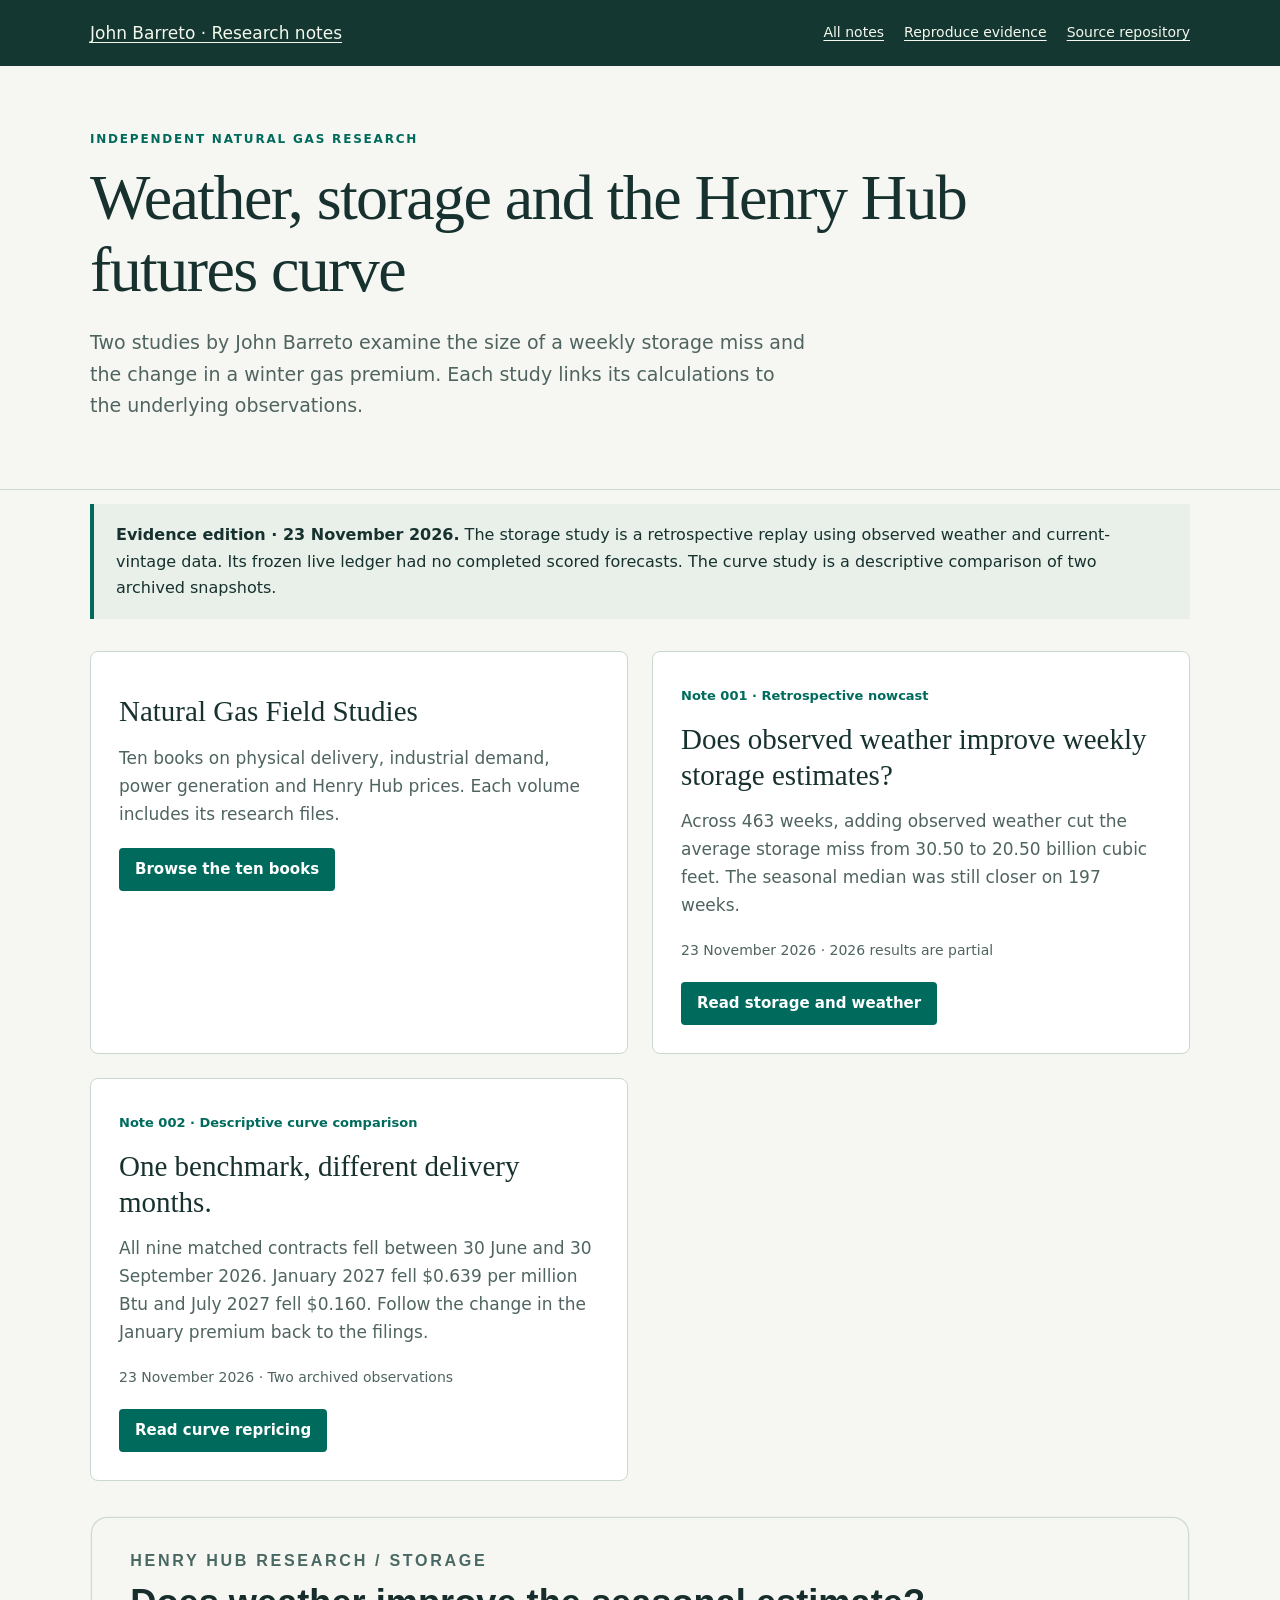
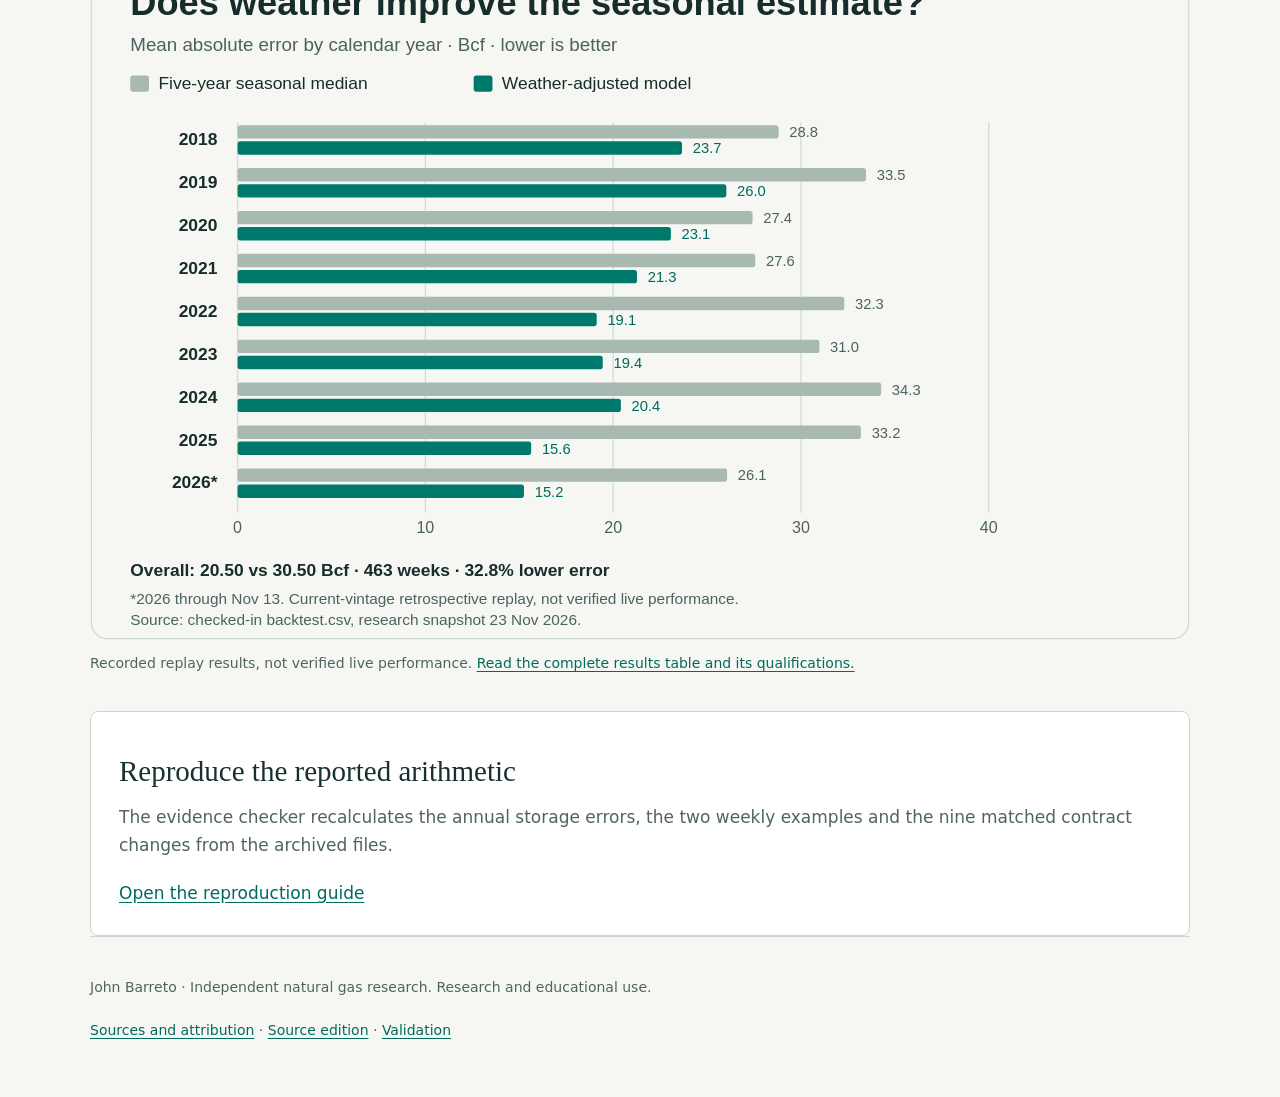
<file: index.html>
<!doctype html>
<html lang="en">
<head><meta charset="utf-8"><meta name="viewport" content="width=device-width,initial-scale=1">
<title>Natural Gas Research Notes · John Barreto</title>
<meta name="description" content="Dated natural gas research by John Barreto: observed weather and storage estimates, matched futures contracts, methods, evidence and limitations.">
<link rel="stylesheet" href="./lab/assets/research.css"></head>
<body><a class="skip" href="#main">Skip to content</a>
<header class="mast"><div class="wrap"><a href="./">John Barreto · Research notes</a><nav aria-label="Publication"><a href="./">All notes</a><a href="./lab/research/reproduce.html">Reproduce evidence</a><a href="https://github.com/NeuraX-JB/natural-gas-research-notes">Source repository</a></nav></div></header>
<main id="main"><section class="hero"><div class="wrap"><div class="eyebrow">Independent natural gas research</div><h1>Weather, storage and the Henry Hub futures curve</h1><p>Two studies by John Barreto examine the size of a weekly storage miss and the change in a winter gas premium. Each study links its calculations to the underlying observations.</p></div></section>
<div class="wrap"><p class="caveat"><strong>Evidence edition · 23 November 2026.</strong> The storage study is a retrospective replay using observed weather and current-vintage data. Its frozen live ledger had no completed scored forecasts. The curve study is a descriptive comparison of two archived snapshots.</p>
<section class="grid" aria-label="Publications"><article class="card"><h2>Natural Gas Field Studies</h2><p>Ten books on physical delivery, industrial demand, power generation and Henry Hub prices. Each volume includes its research files.</p><a class="button" href="field-studies/">Browse the ten books</a></article><article class="card"><span class="tag">Note 001 · Retrospective nowcast</span><h2>Does observed weather improve weekly storage estimates?</h2><p>Across 463 weeks, adding observed weather cut the average storage miss from 30.50 to 20.50 billion cubic feet. The seasonal median was still closer on 197 weeks.</p><p class="note-meta"><time datetime="2026-11-23">23 November 2026</time> · 2026 results are partial</p><a class="button" href="lab/research/storage-weather.html">Read storage and weather</a></article>
<article class="card"><span class="tag">Note 002 · Descriptive curve comparison</span><h2>One benchmark, different delivery months.</h2><p>All nine matched contracts fell between 30 June and 30 September 2026. January 2027 fell $0.639 per million Btu and July 2027 fell $0.160. Follow the change in the January premium back to the filings.</p><p class="note-meta"><time datetime="2026-11-23">23 November 2026</time> · Two archived observations</p><a class="button" href="lab/research/curve-repricing.html">Read curve repricing</a></article></section>
<figure class="figure"><img src="lab/assets/storage-replay.svg" width="820" height="540" alt="Retrospective storage replay: model MAE is lower than the seasonal benchmark in each year from 2018 through partial 2026. All annual values are provided in the storage note."><figcaption>Recorded replay results, not verified live performance. <a href="lab/research/storage-weather.html#question-and-result">Read the complete results table and its qualifications.</a></figcaption></figure>
<section class="card"><h2>Reproduce the reported arithmetic</h2><p>The evidence checker recalculates the annual storage errors, the two weekly examples and the nine matched contract changes from the archived files.</p><a href="lab/research/reproduce.html">Open the reproduction guide</a></section></div></main>
<footer class="wrap"><p>John Barreto · Independent natural gas research. Research and educational use.</p><p><a href="./DATA_SOURCES.md">Sources and attribution</a> · <a href="./SOURCE_SNAPSHOT.json">Source edition</a> · <a href="./VALIDATION.md">Validation</a></p></footer>
</body></html>
</file>
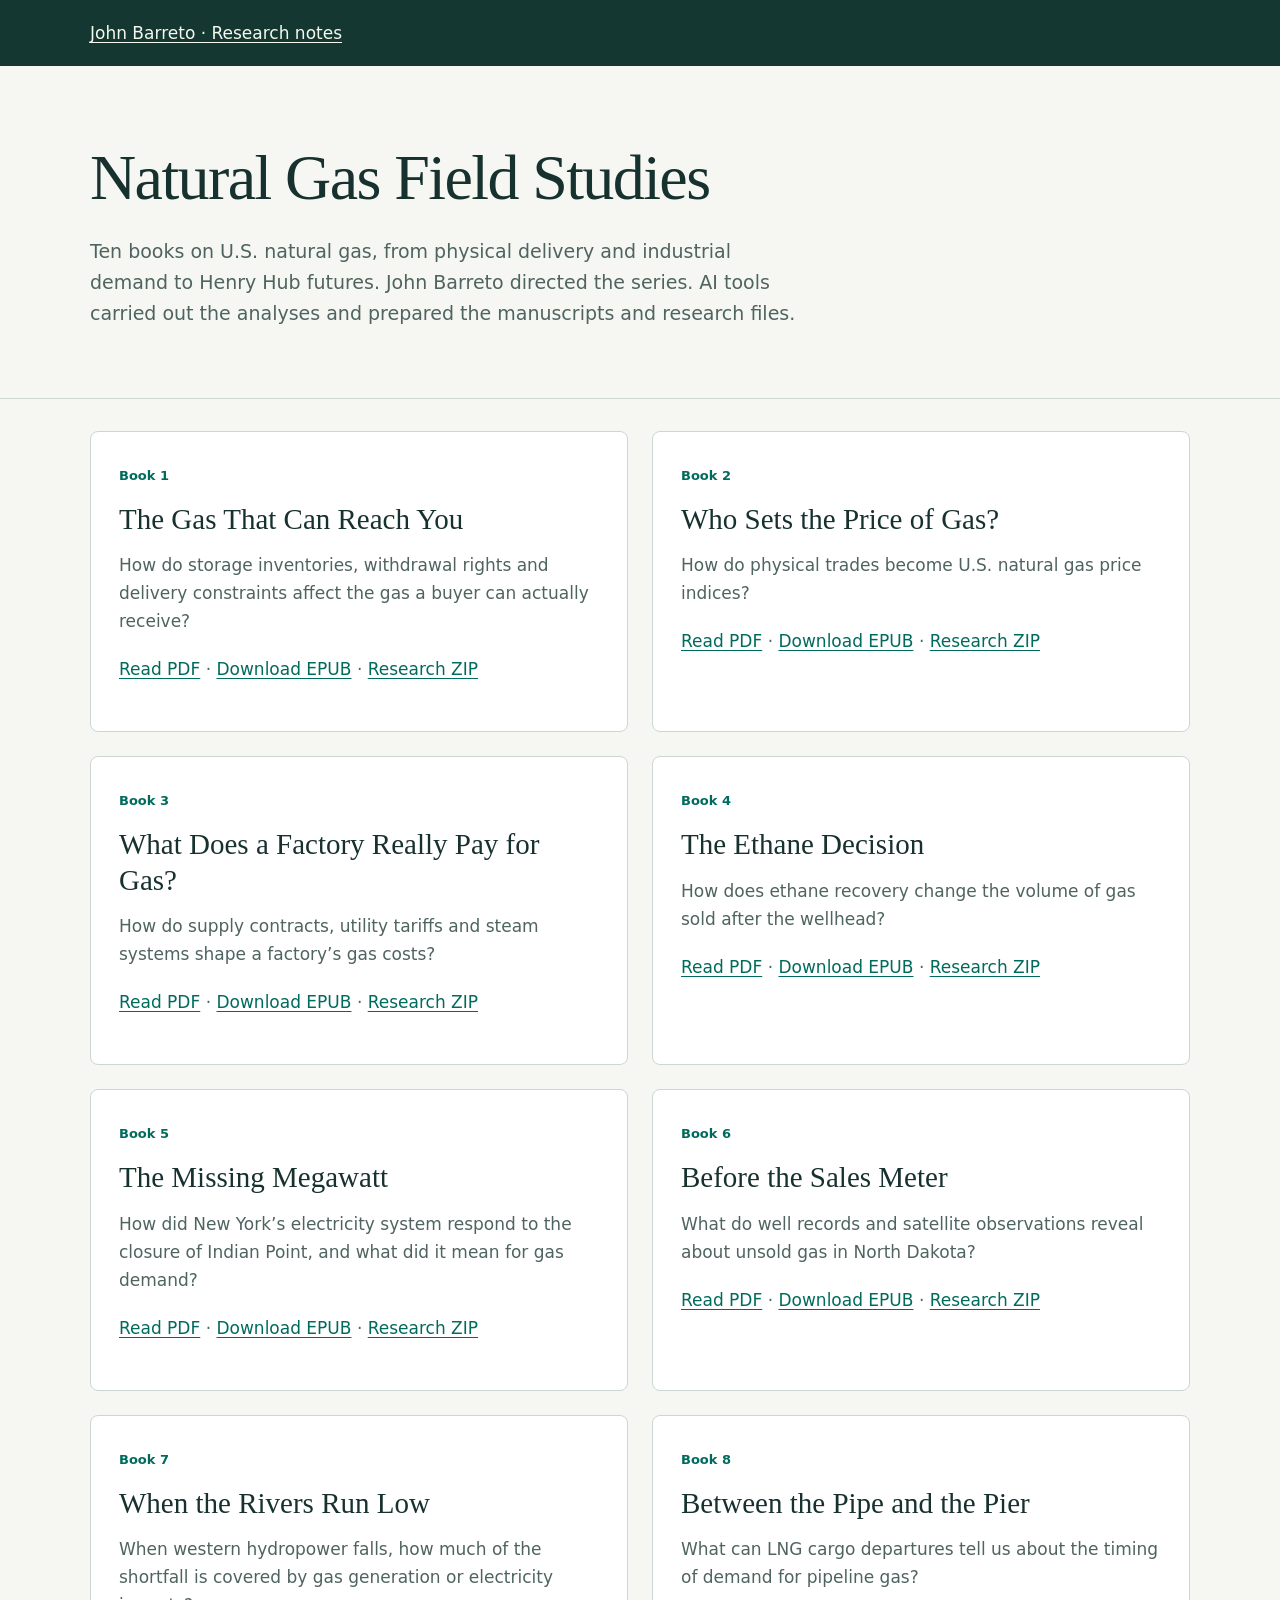
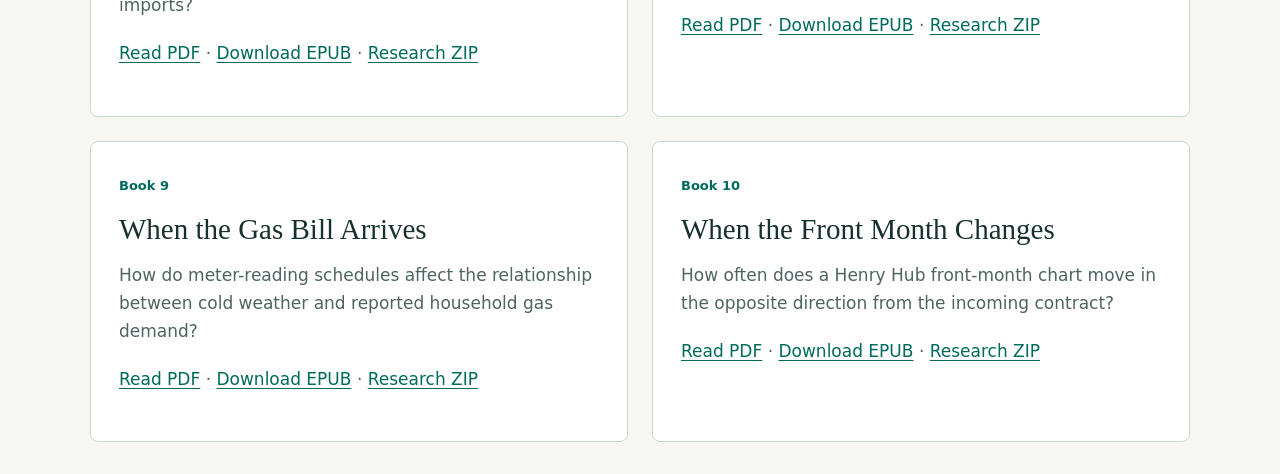
<file: field-studies/index.html>
<!doctype html><html lang="en"><head><meta charset="utf-8"><meta name="viewport" content="width=device-width,initial-scale=1"><title>Natural Gas Field Studies · John Barreto</title><link rel="stylesheet" href="../lab/assets/research.css"></head><body><header class="mast"><div class="wrap"><a href="../">John Barreto · Research notes</a></div></header><main><section class="hero"><div class="wrap"><h1>Natural Gas Field Studies</h1><p>Ten books on U.S. natural gas, from physical delivery and industrial demand to Henry Hub futures. John Barreto directed the series. AI tools carried out the analyses and prepared the manuscripts and research files.</p></div></section><div class="wrap"><section class="grid" aria-label="Books"><article class="card"><span class="tag">Book 1</span><h2>The Gas That Can Reach You</h2><p>How do storage inventories, withdrawal rights and delivery constraints affect the gas a buyer can actually receive?</p><p><a href="files/The_Gas_That_Can_Reach_You.pdf">Read PDF</a> · <a href="files/The_Gas_That_Can_Reach_You.epub">Download EPUB</a> · <a href="files/Book_One_Research_Files.zip">Research ZIP</a></p></article>
<article class="card"><span class="tag">Book 2</span><h2>Who Sets the Price of Gas?</h2><p>How do physical trades become U.S. natural gas price indices?</p><p><a href="files/Who_Sets_the_Price_of_Gas.pdf">Read PDF</a> · <a href="files/Who_Sets_the_Price_of_Gas.epub">Download EPUB</a> · <a href="files/Book_Two_Research_Files.zip">Research ZIP</a></p></article>
<article class="card"><span class="tag">Book 3</span><h2>What Does a Factory Really Pay for Gas?</h2><p>How do supply contracts, utility tariffs and steam systems shape a factory’s gas costs?</p><p><a href="files/What_Does_a_Factory_Really_Pay_for_Gas.pdf">Read PDF</a> · <a href="files/What_Does_a_Factory_Really_Pay_for_Gas.epub">Download EPUB</a> · <a href="download.html?file=Book_Three_Research_Files.zip">Research ZIP</a></p></article>
<article class="card"><span class="tag">Book 4</span><h2>The Ethane Decision</h2><p>How does ethane recovery change the volume of gas sold after the wellhead?</p><p><a href="files/The_Ethane_Decision.pdf">Read PDF</a> · <a href="files/The_Ethane_Decision.epub">Download EPUB</a> · <a href="files/The_Ethane_Decision_Research_Files.zip">Research ZIP</a></p></article>
<article class="card"><span class="tag">Book 5</span><h2>The Missing Megawatt</h2><p>How did New York’s electricity system respond to the closure of Indian Point, and what did it mean for gas demand?</p><p><a href="files/The_Missing_Megawatt.pdf">Read PDF</a> · <a href="files/The_Missing_Megawatt.epub">Download EPUB</a> · <a href="download.html?file=The_Missing_Megawatt_Research.zip">Research ZIP</a></p></article>
<article class="card"><span class="tag">Book 6</span><h2>Before the Sales Meter</h2><p>What do well records and satellite observations reveal about unsold gas in North Dakota?</p><p><a href="files/Before_the_Sales_Meter.pdf">Read PDF</a> · <a href="files/Before_the_Sales_Meter.epub">Download EPUB</a> · <a href="download.html?file=Before_the_Sales_Meter_Research.zip">Research ZIP</a></p></article>
<article class="card"><span class="tag">Book 7</span><h2>When the Rivers Run Low</h2><p>When western hydropower falls, how much of the shortfall is covered by gas generation or electricity imports?</p><p><a href="files/When_the_Rivers_Run_Low.pdf">Read PDF</a> · <a href="files/When_the_Rivers_Run_Low.epub">Download EPUB</a> · <a href="files/When_the_Rivers_Run_Low_Research.zip">Research ZIP</a></p></article>
<article class="card"><span class="tag">Book 8</span><h2>Between the Pipe and the Pier</h2><p>What can LNG cargo departures tell us about the timing of demand for pipeline gas?</p><p><a href="files/Between_the_Pipe_and_the_Pier.pdf">Read PDF</a> · <a href="files/Between_the_Pipe_and_the_Pier.epub">Download EPUB</a> · <a href="files/Between_the_Pipe_and_the_Pier_Research.zip">Research ZIP</a></p></article>
<article class="card"><span class="tag">Book 9</span><h2>When the Gas Bill Arrives</h2><p>How do meter-reading schedules affect the relationship between cold weather and reported household gas demand?</p><p><a href="files/When_the_Gas_Bill_Arrives.pdf">Read PDF</a> · <a href="files/When_the_Gas_Bill_Arrives.epub">Download EPUB</a> · <a href="files/When_the_Gas_Bill_Arrives_Research.zip">Research ZIP</a></p></article>
<article class="card"><span class="tag">Book 10</span><h2>When the Front Month Changes</h2><p>How often does a Henry Hub front-month chart move in the opposite direction from the incoming contract?</p><p><a href="files/When_the_Front_Month_Changes.pdf">Read PDF</a> · <a href="files/When_the_Front_Month_Changes.epub">Download EPUB</a> · <a href="download.html?file=When_the_Front_Month_Changes_Research.zip">Research ZIP</a></p></article></section></div></main></body></html>
</file>
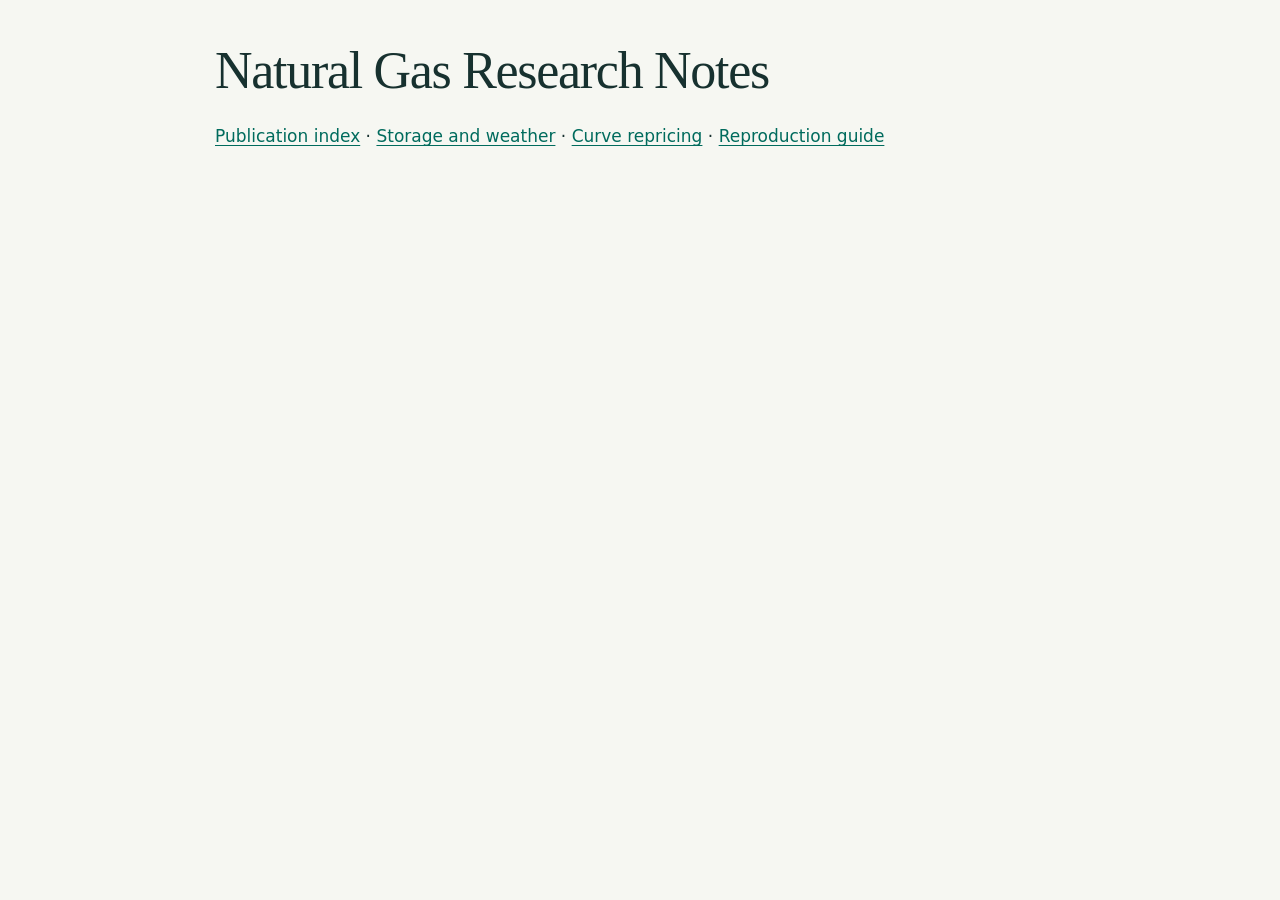
<file: lab/index.html>
<!doctype html><html lang="en"><head><meta charset="utf-8"><meta name="viewport" content="width=device-width,initial-scale=1"><title>Research notes · Navigation</title><link rel="stylesheet" href="assets/research.css"></head><body><main class="reading"><h1>Natural Gas Research Notes</h1><p><a href="../">Publication index</a> · <a href="research/storage-weather.html">Storage and weather</a> · <a href="research/curve-repricing.html">Curve repricing</a> · <a href="research/reproduce.html">Reproduction guide</a></p></main></body></html>
</file>
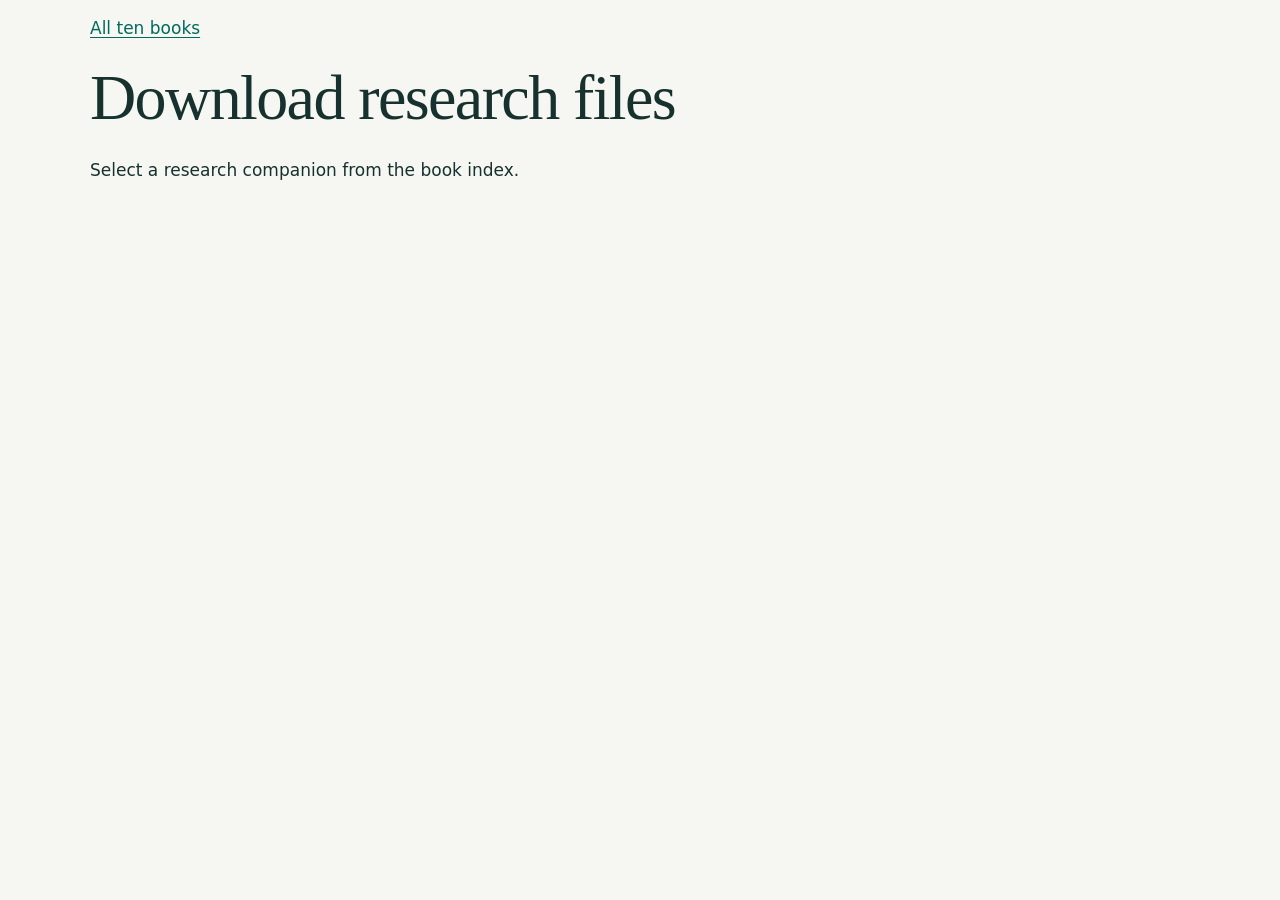
<file: field-studies/download.html>
<!doctype html><html lang="en"><head><meta charset="utf-8"><meta name="viewport" content="width=device-width,initial-scale=1"><title>Download research files · Natural Gas Field Studies</title><link rel="stylesheet" href="../lab/assets/research.css"></head><body><main class="wrap"><p><a href="./">All ten books</a></p><h1>Download research files</h1><p id="name"></p><button type="button" id="get" hidden>Prepare ZIP download</button><p id="status" role="status"></p><a id="save" hidden>Save verified ZIP</a><script>
const archives={"Book_Three_Research_Files.zip":{"sha256":"99b786e086080cf5c83d0b2fe8bd77a13b88db808a3b32ff2188e88b0765b0e7","parts":["files/Book_Three_Research_Files.zip.part1","files/Book_Three_Research_Files.zip.part2","files/Book_Three_Research_Files.zip.part3","files/Book_Three_Research_Files.zip.part4"]},"The_Missing_Megawatt_Research.zip":{"sha256":"8dd41eb8049c2b256c88918507877c936b133a3f38e217764287abda0fc4c9b1","parts":["files/The_Missing_Megawatt_Research.zip.part1","files/The_Missing_Megawatt_Research.zip.part2","files/The_Missing_Megawatt_Research.zip.part3"]},"Before_the_Sales_Meter_Research.zip":{"sha256":"e2f13549609fe605ca78647656e7c28b92e7a6f027fa6b7d03948471da49014d","parts":["files/Before_the_Sales_Meter_Research.zip.part1","files/Before_the_Sales_Meter_Research.zip.part2","files/Before_the_Sales_Meter_Research.zip.part3","files/Before_the_Sales_Meter_Research.zip.part4","files/Before_the_Sales_Meter_Research.zip.part5"]},"When_the_Front_Month_Changes_Research.zip":{"sha256":"676d87c0323fa7a5ad16cc91c6dbe1e916184c8ccac34f128ac98d4a1aee4f96","parts":["files/When_the_Front_Month_Changes_Research.zip.part1","files/When_the_Front_Month_Changes_Research.zip.part2","files/When_the_Front_Month_Changes_Research.zip.part3"]}};
const file=new URLSearchParams(location.search).get('file');
const archive=Object.hasOwn(archives,file)?archives[file]:null;
const button=document.querySelector('#get'),statusBox=document.querySelector('#status');
if(archive){document.querySelector('#name').textContent=file;button.hidden=false;}else{statusBox.textContent='Select a research companion from the book index.';}
button.onclick=async()=>{button.disabled=true;try{
const buffers=[];for(const [i,path] of archive.parts.entries()){statusBox.textContent='Reading part '+(i+1)+' of '+archive.parts.length+'…';const response=await fetch(path);if(!response.ok)throw Error();buffers.push(await response.arrayBuffer());}
const blob=new Blob(buffers,{type:'application/zip'});const digest=await crypto.subtle.digest('SHA-256',await blob.arrayBuffer());const hex=Array.from(new Uint8Array(digest),b=>b.toString(16).padStart(2,'0')).join('');if(hex!==archive.sha256)throw Error();
const save=document.querySelector('#save');save.href=URL.createObjectURL(blob);save.download=file;save.hidden=false;button.hidden=true;statusBox.textContent='Verified against the original research archive.';save.click();
}catch(error){statusBox.textContent='The download could not be verified. Please retry.';button.disabled=false;}};
</script></main></body></html>
</file>
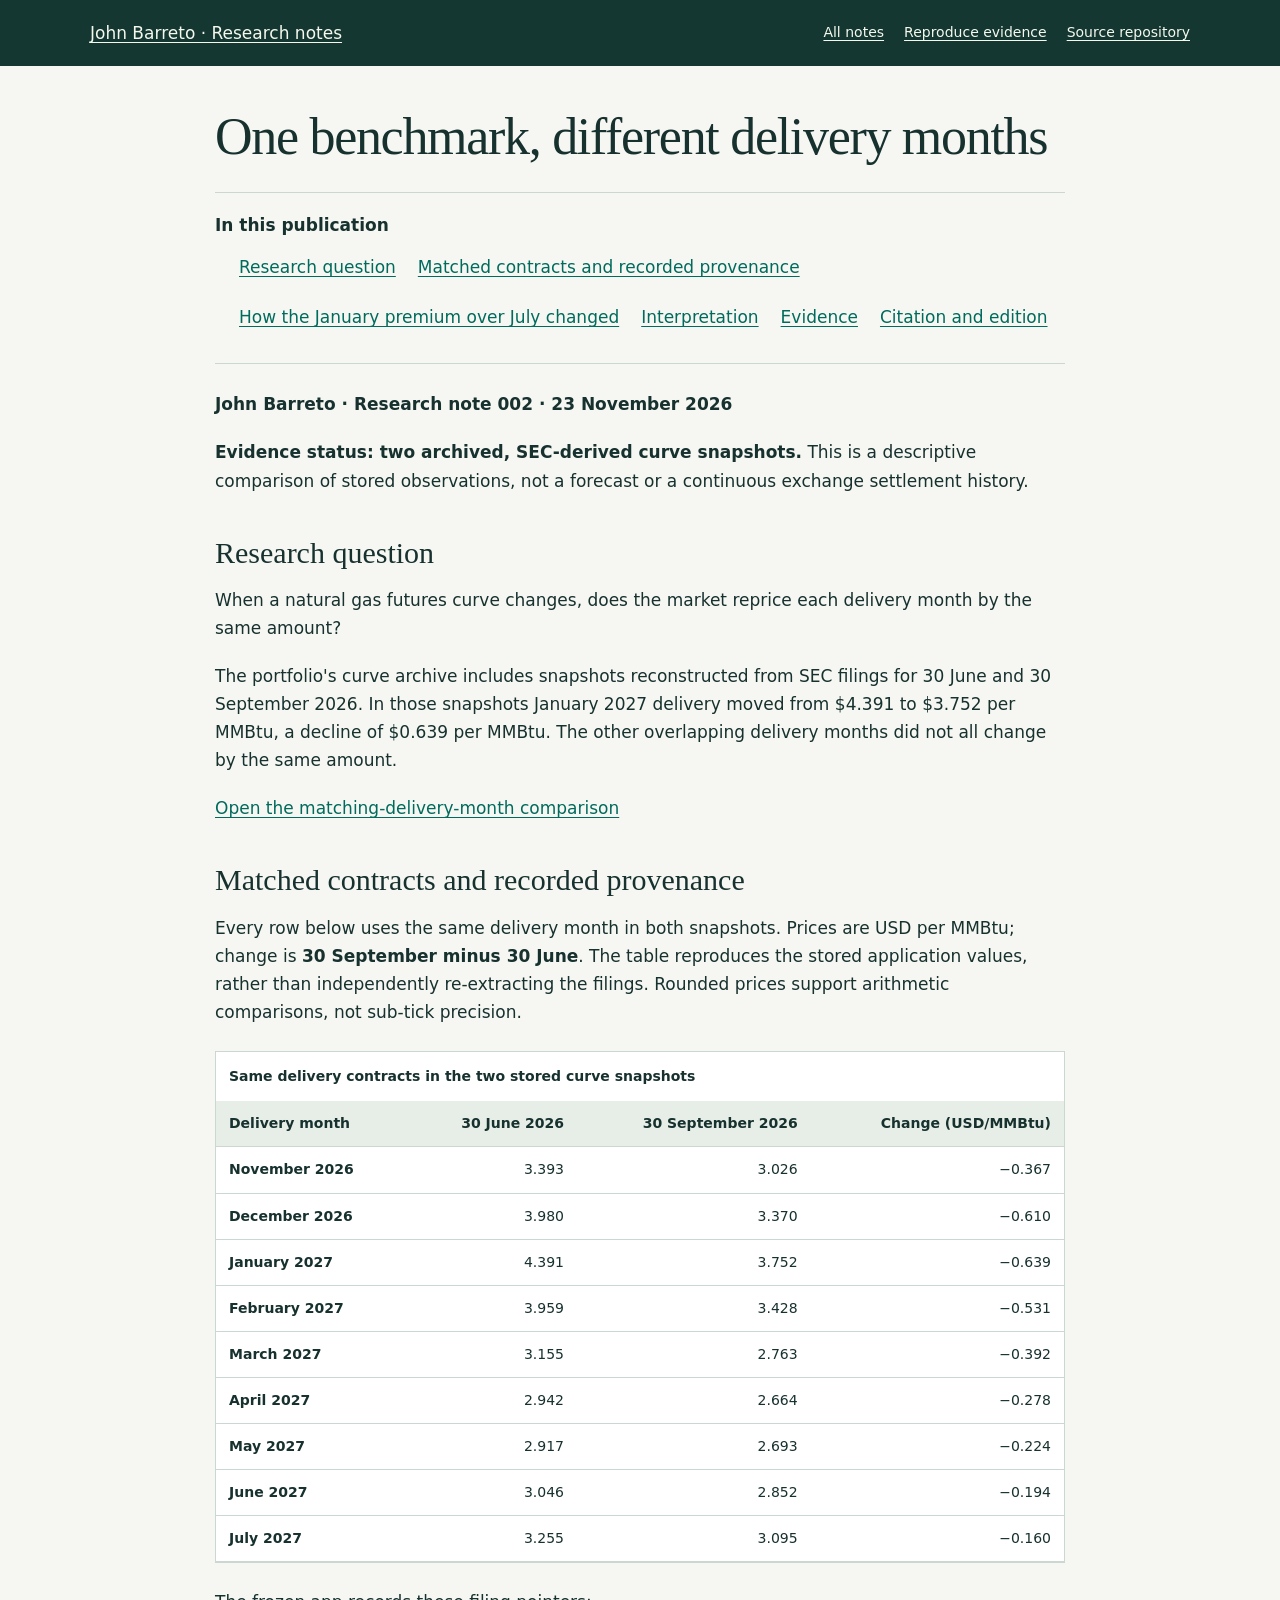
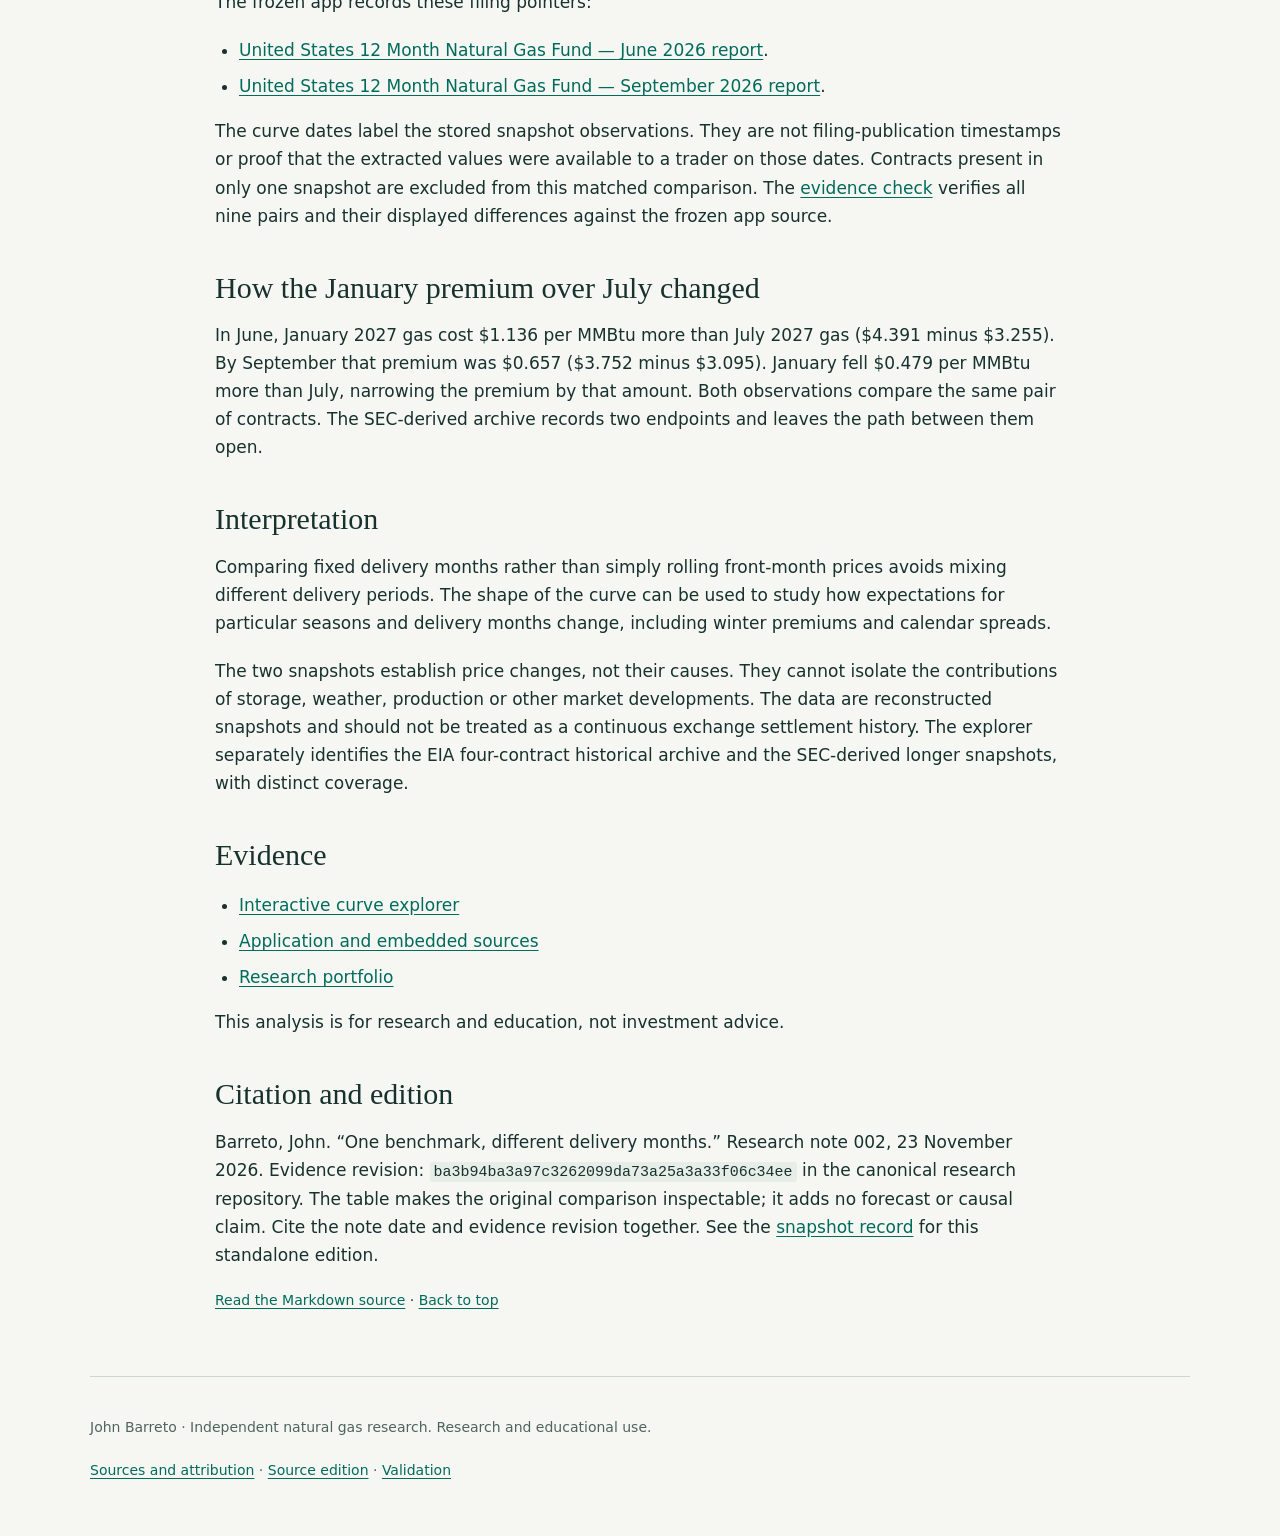
<file: lab/research/curve-repricing.html>
<!doctype html>
<html lang="en">
<head><meta charset="utf-8"><meta name="viewport" content="width=device-width,initial-scale=1">
<title>One benchmark, different delivery months · John Barreto</title>
<meta name="description" content="One benchmark, different delivery months — methods, frozen evidence and limitations.">
<link rel="stylesheet" href="../../lab/assets/research.css"></head>
<body><a class="skip" href="#main">Skip to content</a>
<header class="mast"><div class="wrap"><a href="../../">John Barreto · Research notes</a><nav aria-label="Publication"><a href="../../">All notes</a><a href="../../lab/research/reproduce.html">Reproduce evidence</a><a href="https://github.com/NeuraX-JB/natural-gas-research-notes">Source repository</a></nav></div></header>
<main class="reading" id="main"><article><h1>One benchmark, different delivery months</h1><nav class="toc" aria-label="In this publication"><strong>In this publication</strong><ul><li><a href="#research-question">Research question</a></li><li><a href="#matched-contracts-and-recorded-provenance">Matched contracts and recorded provenance</a></li><li><a href="#how-the-january-premium-over-july-changed">How the January premium over July changed</a></li><li><a href="#interpretation">Interpretation</a></li><li><a href="#evidence">Evidence</a></li><li><a href="#citation-and-edition">Citation and edition</a></li></ul></nav><p><strong>John Barreto · Research note 002 · 23 November 2026</strong></p>
<p><strong>Evidence status: two archived, SEC-derived curve snapshots.</strong> This is a descriptive comparison of stored observations, not a forecast or a continuous exchange settlement history.</p>
<h2 id="research-question">Research question</h2>
<p>When a natural gas futures curve changes, does the market reprice each delivery month by the same amount?</p>
<p>The portfolio&#x27;s curve archive includes snapshots reconstructed from SEC filings for 30 June and 30 September 2026. In those snapshots January 2027 delivery moved from $4.391 to $3.752 per MMBtu, a decline of $0.639 per MMBtu. The other overlapping delivery months did not all change by the same amount.</p>
<p><a href="https://neurax-jb.github.io/Henry-Hub-Futures-Curve-Explorer-How-the-Natural-Gas-Market-prices-winter/?data=strips&amp;view=curve&amp;a=2026-06-30&amp;b=2026-09-30&amp;align=delivery">Open the matching-delivery-month comparison</a></p>
<h2 id="matched-contracts-and-recorded-provenance">Matched contracts and recorded provenance</h2>
<p>Every row below uses the same delivery month in both snapshots. Prices are USD per MMBtu; change is <strong>30 September minus 30 June</strong>. The table reproduces the stored application values, rather than independently re-extracting the filings. Rounded prices support arithmetic comparisons, not sub-tick precision.</p>
<div class="table-scroll" role="region" tabindex="0" aria-label="Same delivery contracts in the two stored curve snapshots"><table><caption>Same delivery contracts in the two stored curve snapshots</caption><thead><tr><th scope="col">Delivery month</th><th scope="col">30 June 2026</th><th scope="col">30 September 2026</th><th scope="col">Change (USD/MMBtu)</th></tr></thead><tbody><tr><th scope="row">November 2026</th><td>3.393</td><td>3.026</td><td>−0.367</td></tr><tr><th scope="row">December 2026</th><td>3.980</td><td>3.370</td><td>−0.610</td></tr><tr><th scope="row">January 2027</th><td>4.391</td><td>3.752</td><td>−0.639</td></tr><tr><th scope="row">February 2027</th><td>3.959</td><td>3.428</td><td>−0.531</td></tr><tr><th scope="row">March 2027</th><td>3.155</td><td>2.763</td><td>−0.392</td></tr><tr><th scope="row">April 2027</th><td>2.942</td><td>2.664</td><td>−0.278</td></tr><tr><th scope="row">May 2027</th><td>2.917</td><td>2.693</td><td>−0.224</td></tr><tr><th scope="row">June 2027</th><td>3.046</td><td>2.852</td><td>−0.194</td></tr><tr><th scope="row">July 2027</th><td>3.255</td><td>3.095</td><td>−0.160</td></tr></tbody></table></div>
<p>The frozen app records these filing pointers:</p>
<ul><li><a href="https://www.sec.gov/Archives/edgar/data/1405513/000110465926092634/unl-20260630x10q.htm">United States 12 Month Natural Gas Fund — June 2026 report</a>.</li><li><a href="https://www.sec.gov/Archives/edgar/data/1405513/000110465926123997/unl-20260930x10q.htm">United States 12 Month Natural Gas Fund — September 2026 report</a>.</li></ul>
<p>The curve dates label the stored snapshot observations. They are not filing-publication timestamps or proof that the extracted values were available to a trader on those dates. Contracts present in only one snapshot are excluded from this matched comparison. The <a href="reproduce.html">evidence check</a> verifies all nine pairs and their displayed differences against the frozen app source.</p>
<h2 id="how-the-january-premium-over-july-changed">How the January premium over July changed</h2>
<p>In June, January 2027 gas cost $1.136 per MMBtu more than July 2027 gas ($4.391 minus $3.255). By September that premium was $0.657 ($3.752 minus $3.095). January fell $0.479 per MMBtu more than July, narrowing the premium by that amount. Both observations compare the same pair of contracts. The SEC-derived archive records two endpoints and leaves the path between them open.</p>
<h2 id="interpretation">Interpretation</h2>
<p>Comparing fixed delivery months rather than simply rolling front-month prices avoids mixing different delivery periods. The shape of the curve can be used to study how expectations for particular seasons and delivery months change, including winter premiums and calendar spreads.</p>
<p>The two snapshots establish price changes, not their causes. They cannot isolate the contributions of storage, weather, production or other market developments. The data are reconstructed snapshots and should not be treated as a continuous exchange settlement history. The explorer separately identifies the EIA four-contract historical archive and the SEC-derived longer snapshots, with distinct coverage.</p>
<h2 id="evidence">Evidence</h2>
<ul><li><a href="https://neurax-jb.github.io/Henry-Hub-Futures-Curve-Explorer-How-the-Natural-Gas-Market-prices-winter/">Interactive curve explorer</a></li><li><a href="https://github.com/NeuraX-JB/Henry-Hub-Futures-Curve-Explorer-How-the-Natural-Gas-Market-prices-winter/blob/ba3b94ba3a97c3262099da73a25a3a33f06c34ee/index.html">Application and embedded sources</a></li><li><a href="https://neurax-jb.github.io/Henry-Hub-Futures-Curve-Explorer-How-the-Natural-Gas-Market-prices-winter/lab/">Research portfolio</a></li></ul>
<p>This analysis is for research and education, not investment advice.</p>
<h2 id="citation-and-edition">Citation and edition</h2>
<p>Barreto, John. “One benchmark, different delivery months.” Research note 002, 23 November 2026. Evidence revision: <code>ba3b94ba3a97c3262099da73a25a3a33f06c34ee</code> in the canonical research repository. The table makes the original comparison inspectable; it adds no forecast or causal claim. Cite the note date and evidence revision together. See the <a href="../../SOURCE_SNAPSHOT.json">snapshot record</a> for this standalone edition.</p><p class="source-link"><a href="curve-repricing.md">Read the Markdown source</a> · <a href="#main">Back to top</a></p></article></main>
<footer class="wrap"><p>John Barreto · Independent natural gas research. Research and educational use.</p><p><a href="../../DATA_SOURCES.md">Sources and attribution</a> · <a href="../../SOURCE_SNAPSHOT.json">Source edition</a> · <a href="../../VALIDATION.md">Validation</a></p></footer>
</body></html>
</file>
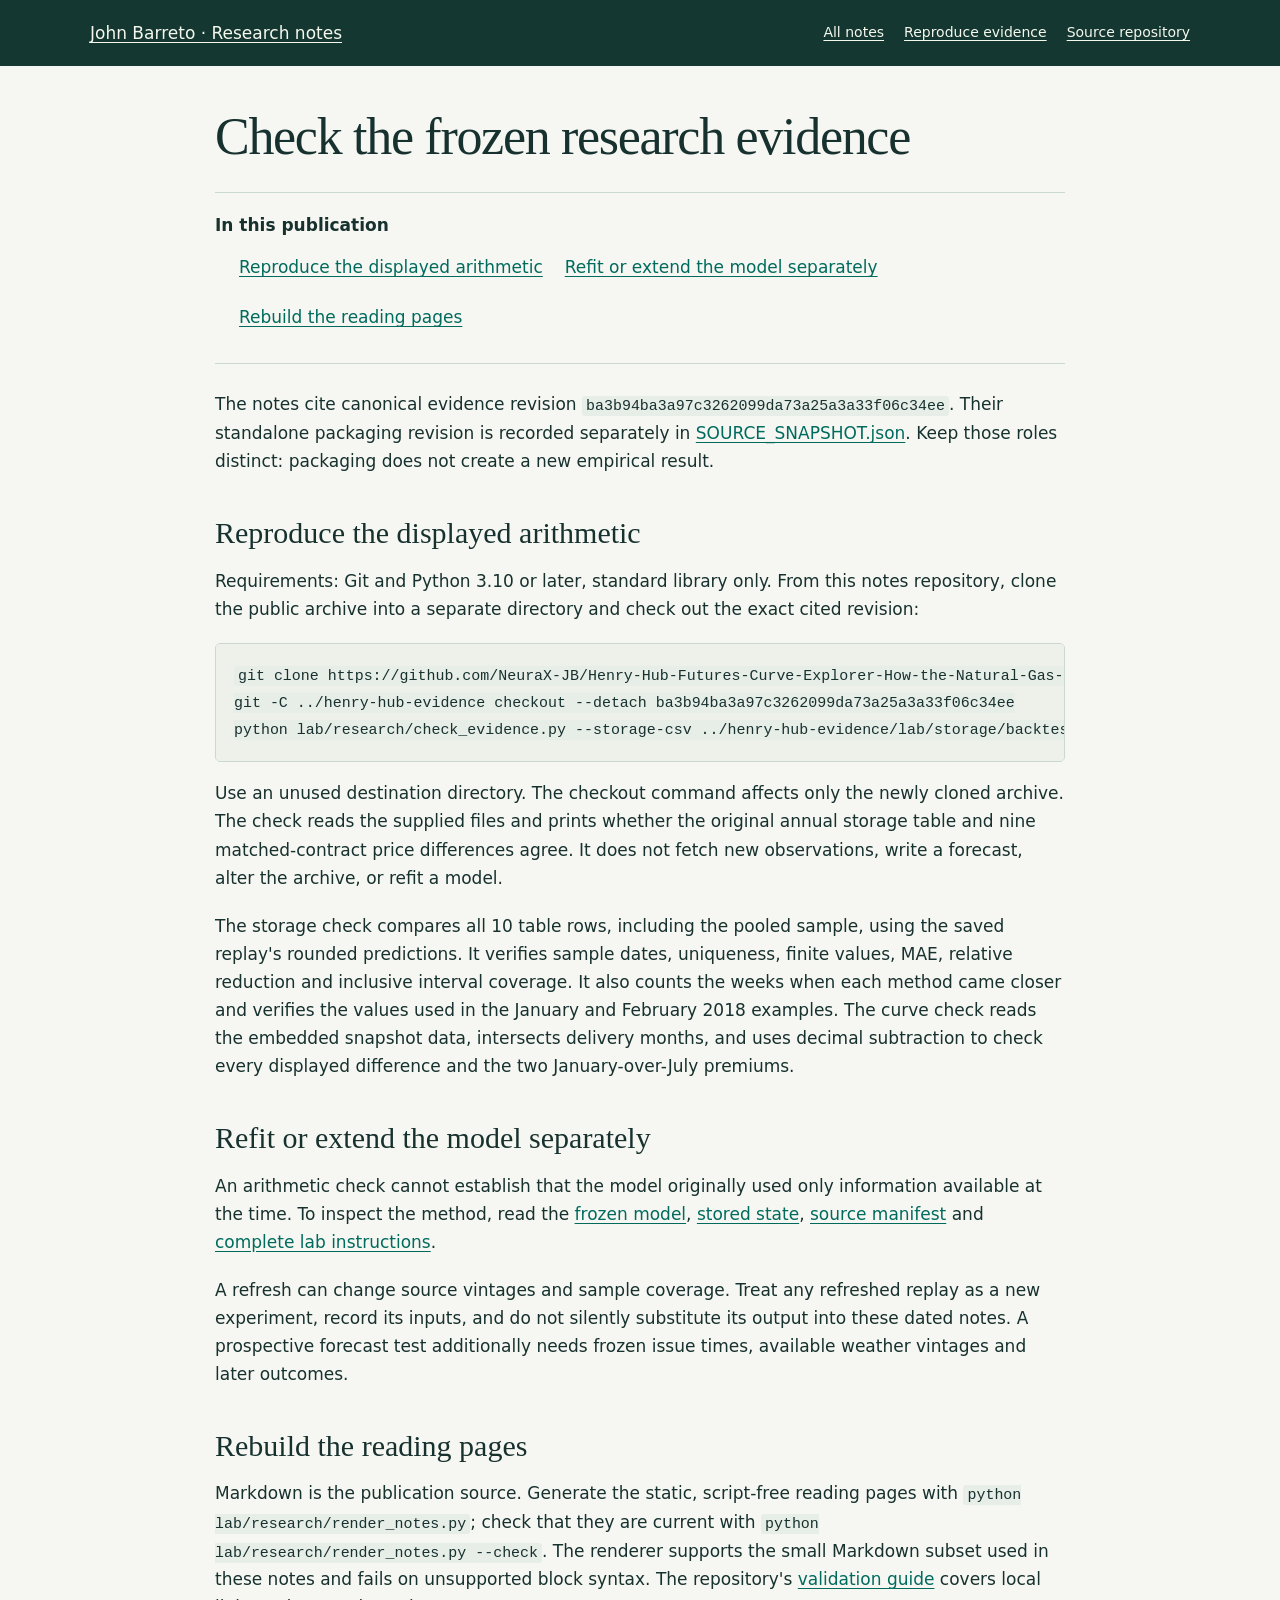
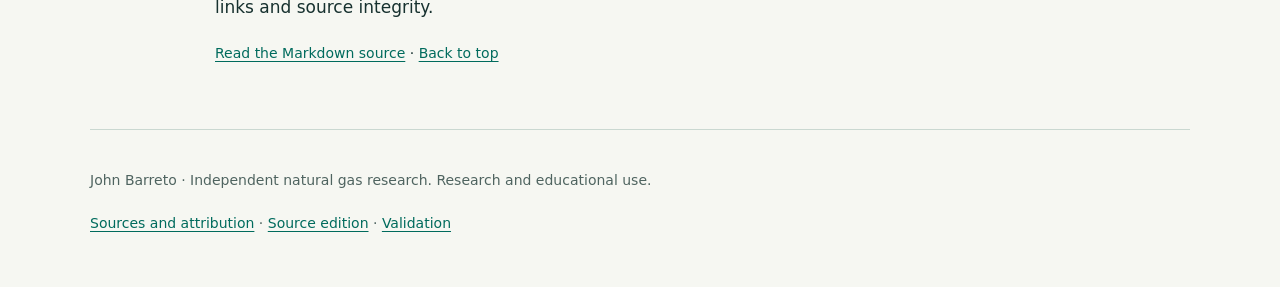
<file: lab/research/reproduce.html>
<!doctype html>
<html lang="en">
<head><meta charset="utf-8"><meta name="viewport" content="width=device-width,initial-scale=1">
<title>Check the frozen research evidence · John Barreto</title>
<meta name="description" content="Check the frozen research evidence — methods, frozen evidence and limitations.">
<link rel="stylesheet" href="../../lab/assets/research.css"></head>
<body><a class="skip" href="#main">Skip to content</a>
<header class="mast"><div class="wrap"><a href="../../">John Barreto · Research notes</a><nav aria-label="Publication"><a href="../../">All notes</a><a href="../../lab/research/reproduce.html">Reproduce evidence</a><a href="https://github.com/NeuraX-JB/natural-gas-research-notes">Source repository</a></nav></div></header>
<main class="reading" id="main"><article><h1>Check the frozen research evidence</h1><nav class="toc" aria-label="In this publication"><strong>In this publication</strong><ul><li><a href="#reproduce-the-displayed-arithmetic">Reproduce the displayed arithmetic</a></li><li><a href="#refit-or-extend-the-model-separately">Refit or extend the model separately</a></li><li><a href="#rebuild-the-reading-pages">Rebuild the reading pages</a></li></ul></nav><p>The notes cite canonical evidence revision <code>ba3b94ba3a97c3262099da73a25a3a33f06c34ee</code>. Their standalone packaging revision is recorded separately in <a href="../../SOURCE_SNAPSHOT.json">SOURCE_SNAPSHOT.json</a>. Keep those roles distinct: packaging does not create a new empirical result.</p>
<h2 id="reproduce-the-displayed-arithmetic">Reproduce the displayed arithmetic</h2>
<p>Requirements: Git and Python 3.10 or later, standard library only. From this notes repository, clone the public archive into a separate directory and check out the exact cited revision:</p>
<pre tabindex="0" aria-label="Reproduction commands"><code>git clone https://github.com/NeuraX-JB/Henry-Hub-Futures-Curve-Explorer-How-the-Natural-Gas-Market-prices-winter.git ../henry-hub-evidence
git -C ../henry-hub-evidence checkout --detach ba3b94ba3a97c3262099da73a25a3a33f06c34ee
python lab/research/check_evidence.py --storage-csv ../henry-hub-evidence/lab/storage/backtest.csv --curve-html ../henry-hub-evidence/index.html</code></pre>
<p>Use an unused destination directory. The checkout command affects only the newly cloned archive. The check reads the supplied files and prints whether the original annual storage table and nine matched-contract price differences agree. It does not fetch new observations, write a forecast, alter the archive, or refit a model.</p>
<p>The storage check compares all 10 table rows, including the pooled sample, using the saved replay&#x27;s rounded predictions. It verifies sample dates, uniqueness, finite values, MAE, relative reduction and inclusive interval coverage. It also counts the weeks when each method came closer and verifies the values used in the January and February 2018 examples. The curve check reads the embedded snapshot data, intersects delivery months, and uses decimal subtraction to check every displayed difference and the two January-over-July premiums.</p>
<h2 id="refit-or-extend-the-model-separately">Refit or extend the model separately</h2>
<p>An arithmetic check cannot establish that the model originally used only information available at the time. To inspect the method, read the <a href="https://github.com/NeuraX-JB/Henry-Hub-Futures-Curve-Explorer-How-the-Natural-Gas-Market-prices-winter/blob/ba3b94ba3a97c3262099da73a25a3a33f06c34ee/lab/storage/model.py">frozen model</a>, <a href="https://github.com/NeuraX-JB/Henry-Hub-Futures-Curve-Explorer-How-the-Natural-Gas-Market-prices-winter/blob/ba3b94ba3a97c3262099da73a25a3a33f06c34ee/lab/storage/state.json">stored state</a>, <a href="https://github.com/NeuraX-JB/Henry-Hub-Futures-Curve-Explorer-How-the-Natural-Gas-Market-prices-winter/blob/ba3b94ba3a97c3262099da73a25a3a33f06c34ee/lab/data/manifest.json">source manifest</a> and <a href="https://github.com/NeuraX-JB/Henry-Hub-Futures-Curve-Explorer-How-the-Natural-Gas-Market-prices-winter/blob/ba3b94ba3a97c3262099da73a25a3a33f06c34ee/lab/README.md">complete lab instructions</a>.</p>
<p>A refresh can change source vintages and sample coverage. Treat any refreshed replay as a new experiment, record its inputs, and do not silently substitute its output into these dated notes. A prospective forecast test additionally needs frozen issue times, available weather vintages and later outcomes.</p>
<h2 id="rebuild-the-reading-pages">Rebuild the reading pages</h2>
<p>Markdown is the publication source. Generate the static, script-free reading pages with <code>python lab/research/render_notes.py</code>; check that they are current with <code>python lab/research/render_notes.py --check</code>. The renderer supports the small Markdown subset used in these notes and fails on unsupported block syntax. The repository&#x27;s <a href="../../VALIDATION.md">validation guide</a> covers local links and source integrity.</p><p class="source-link"><a href="REPRODUCE.md">Read the Markdown source</a> · <a href="#main">Back to top</a></p></article></main>
<footer class="wrap"><p>John Barreto · Independent natural gas research. Research and educational use.</p><p><a href="../../DATA_SOURCES.md">Sources and attribution</a> · <a href="../../SOURCE_SNAPSHOT.json">Source edition</a> · <a href="../../VALIDATION.md">Validation</a></p></footer>
</body></html>
</file>
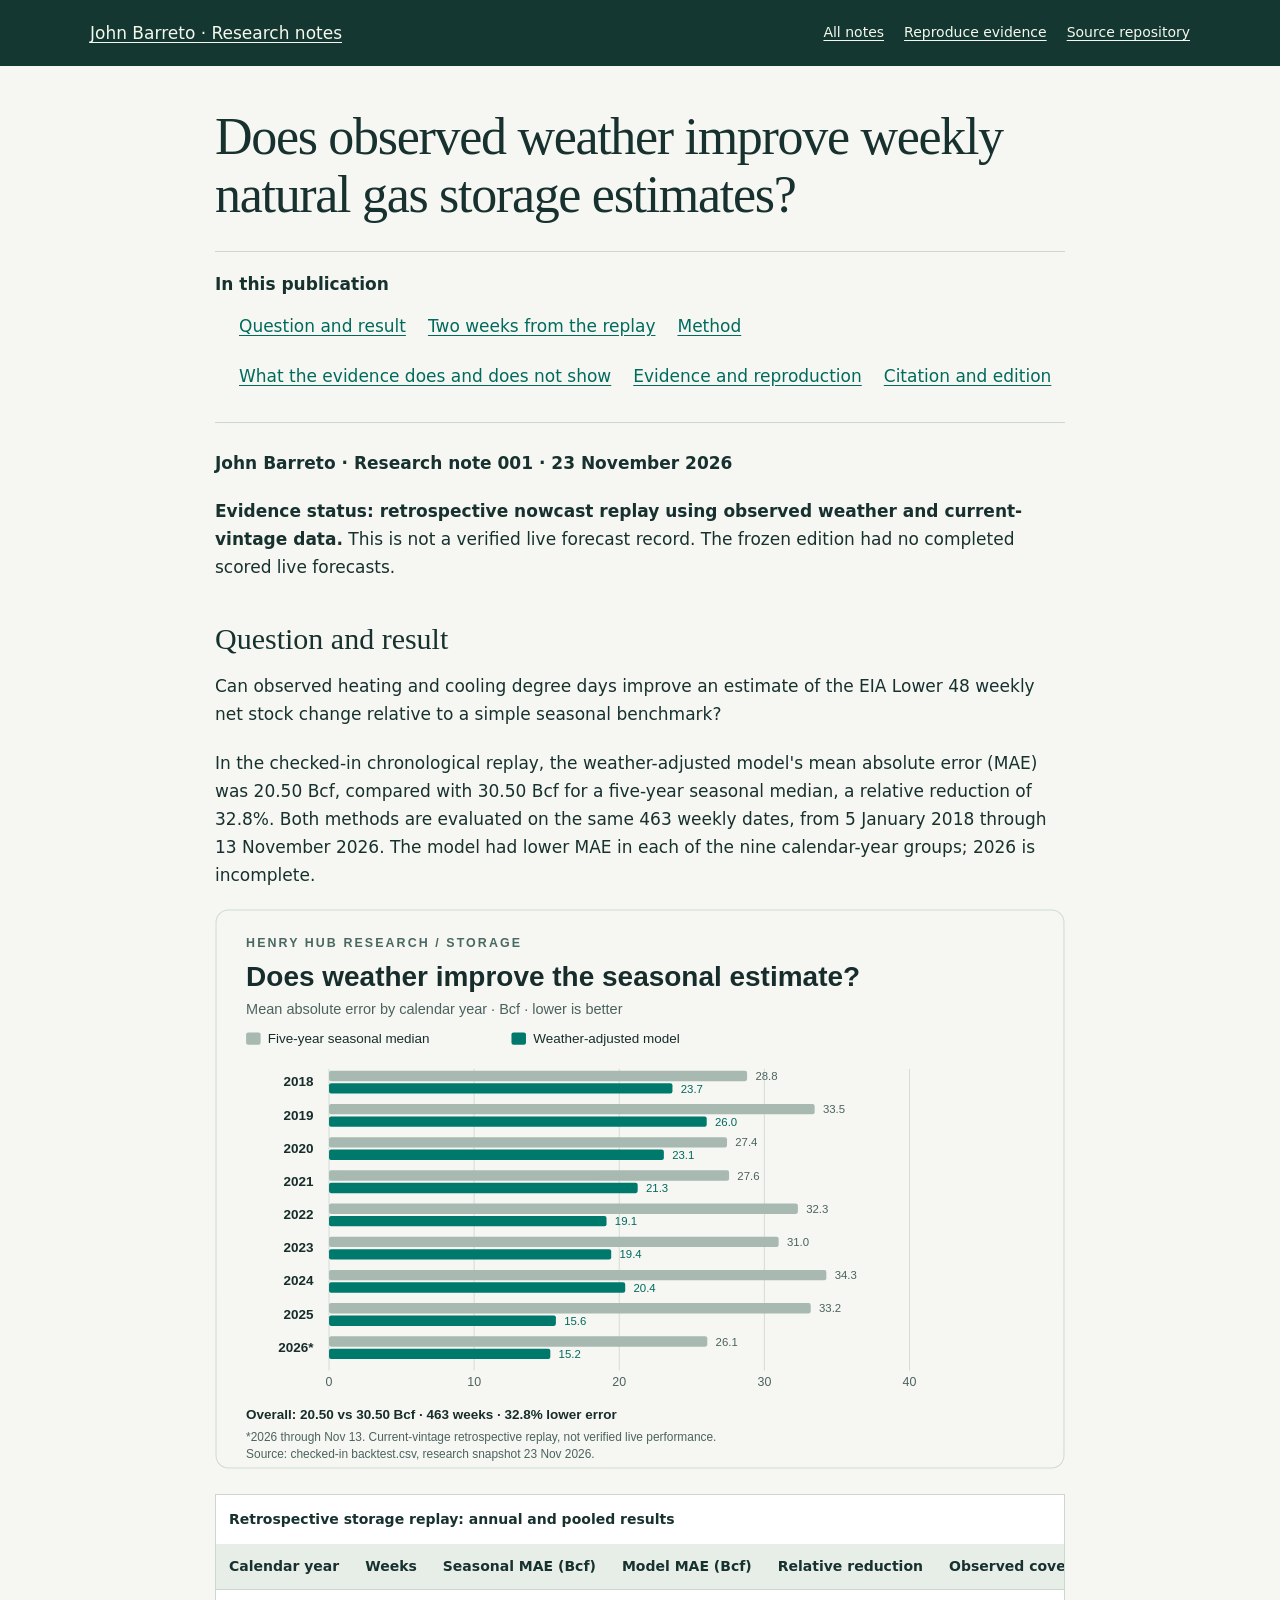
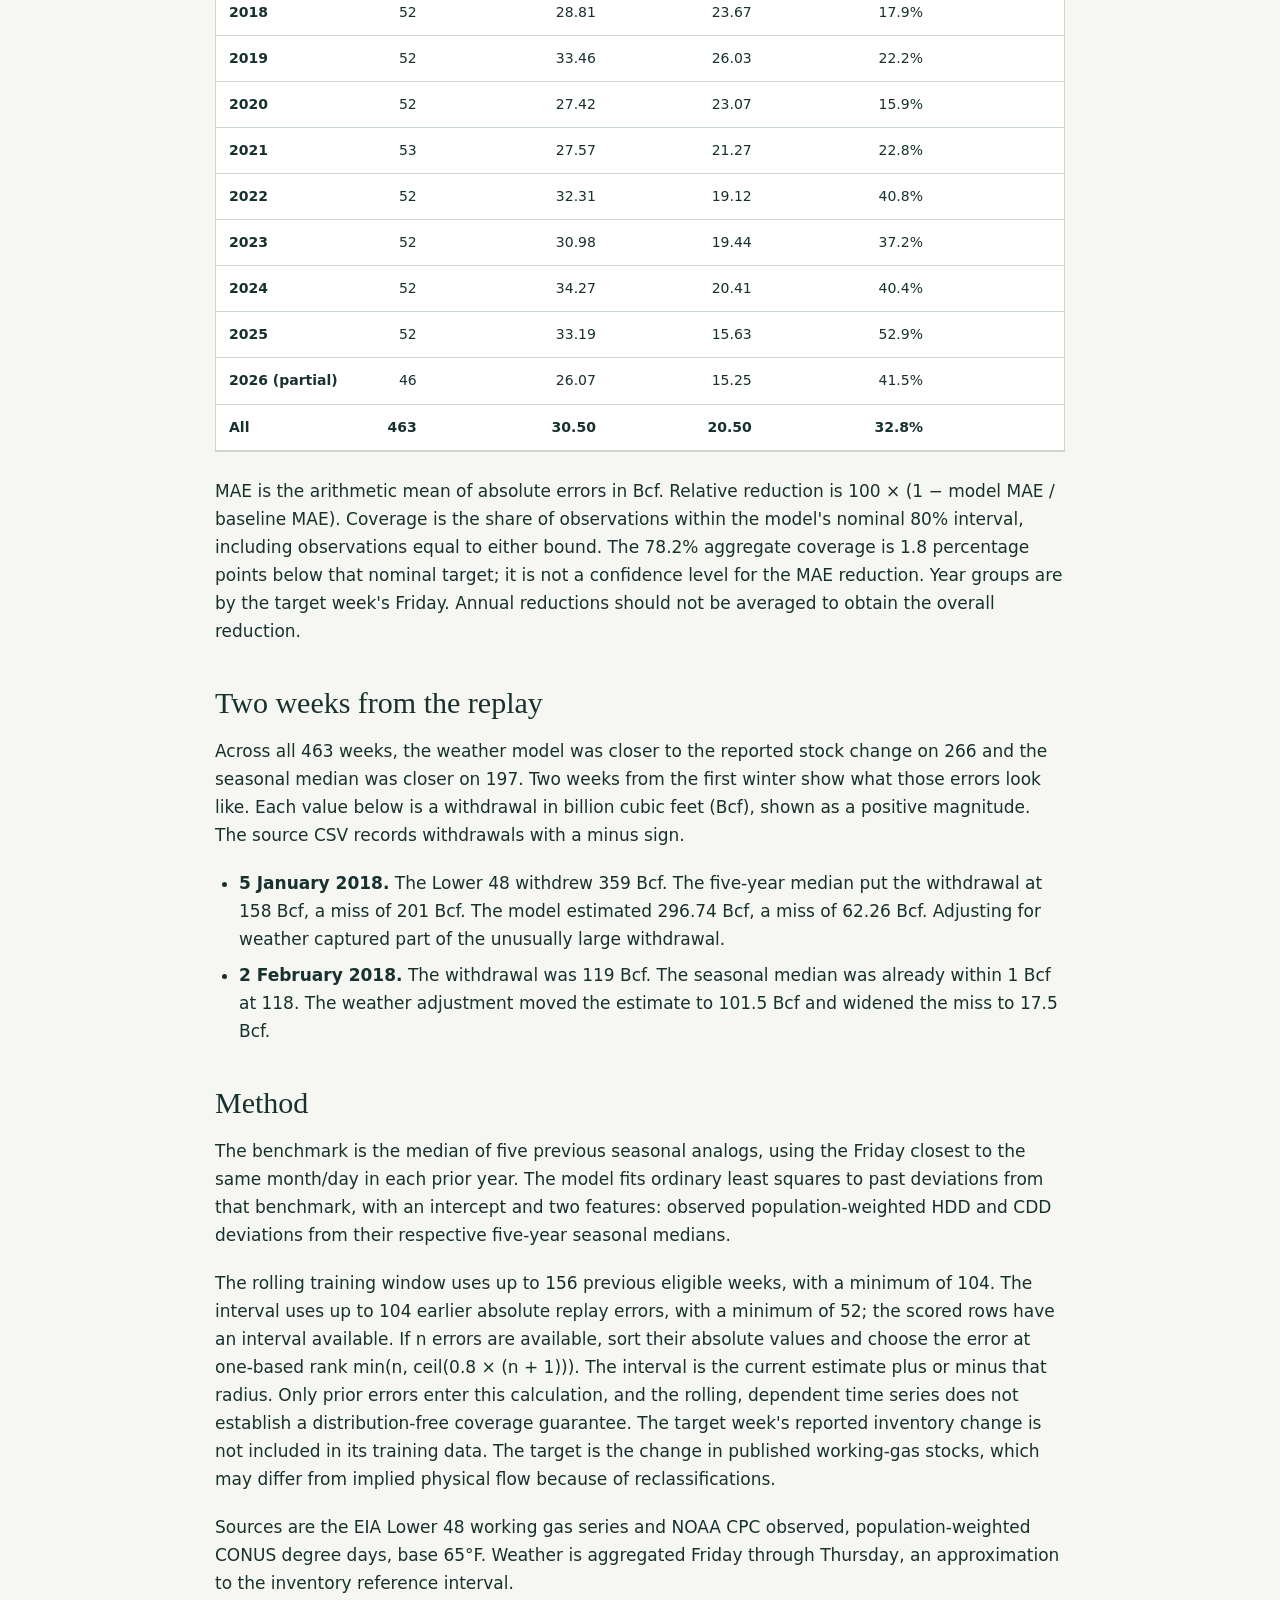
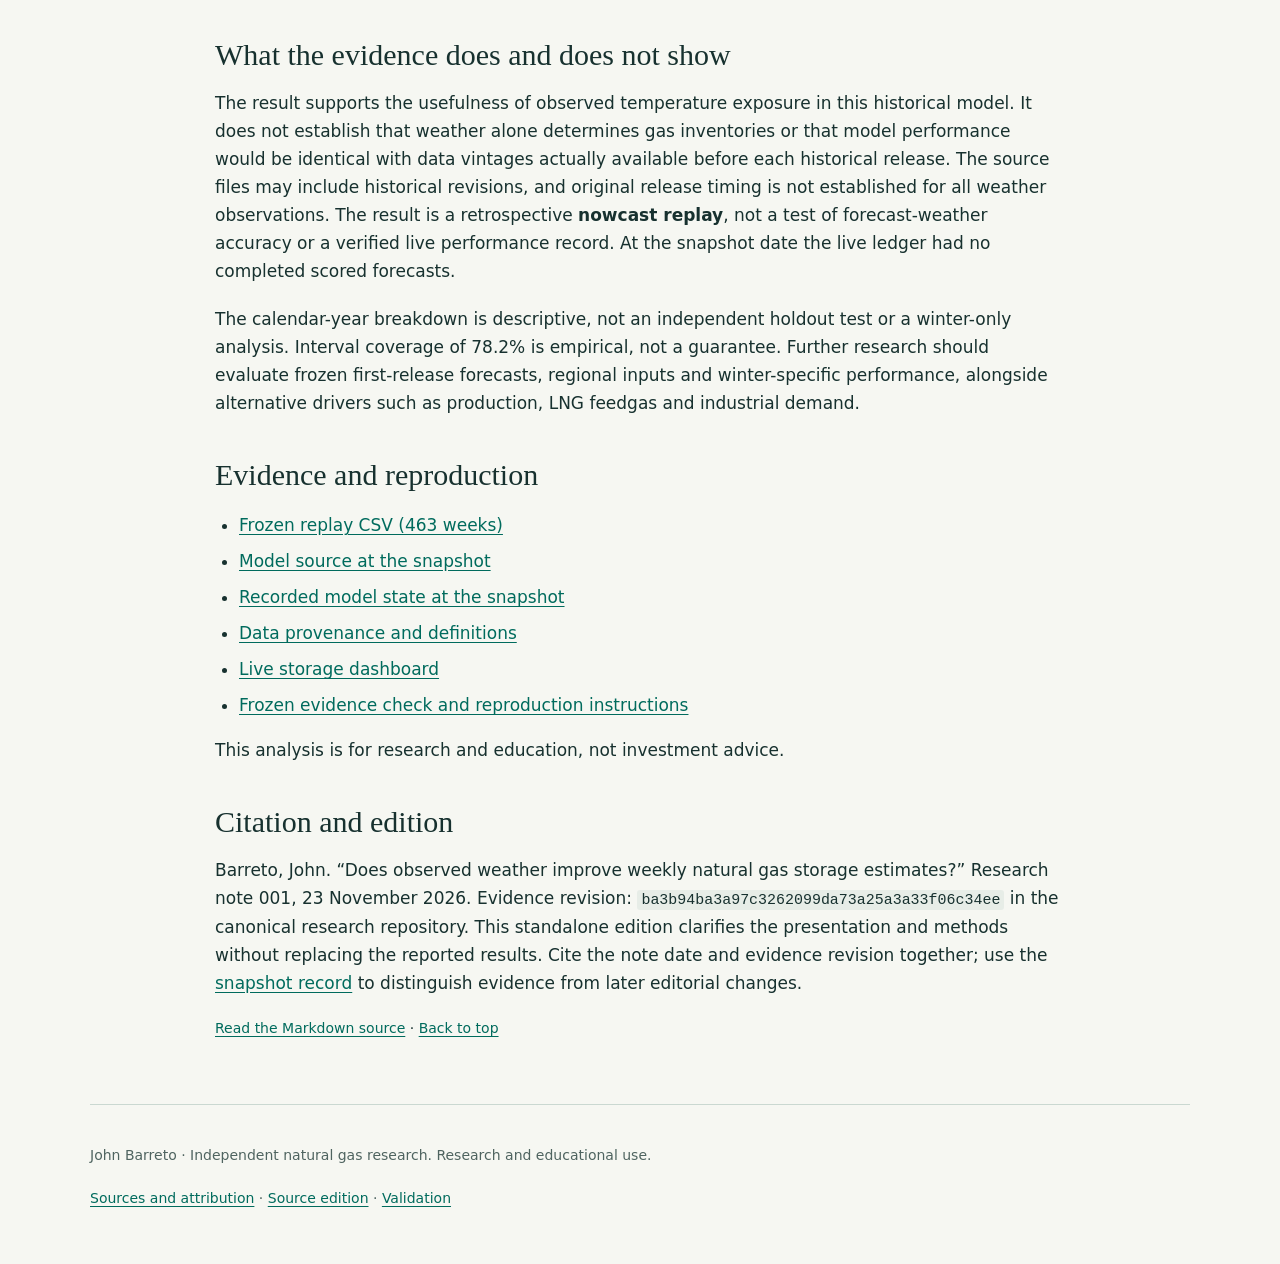
<file: lab/research/storage-weather.html>
<!doctype html>
<html lang="en">
<head><meta charset="utf-8"><meta name="viewport" content="width=device-width,initial-scale=1">
<title>Does observed weather improve weekly natural gas storage estimates? · John Barreto</title>
<meta name="description" content="Does observed weather improve weekly natural gas storage estimates? — methods, frozen evidence and limitations.">
<link rel="stylesheet" href="../../lab/assets/research.css"></head>
<body><a class="skip" href="#main">Skip to content</a>
<header class="mast"><div class="wrap"><a href="../../">John Barreto · Research notes</a><nav aria-label="Publication"><a href="../../">All notes</a><a href="../../lab/research/reproduce.html">Reproduce evidence</a><a href="https://github.com/NeuraX-JB/natural-gas-research-notes">Source repository</a></nav></div></header>
<main class="reading" id="main"><article><h1>Does observed weather improve weekly natural gas storage estimates?</h1><nav class="toc" aria-label="In this publication"><strong>In this publication</strong><ul><li><a href="#question-and-result">Question and result</a></li><li><a href="#two-weeks-from-the-replay">Two weeks from the replay</a></li><li><a href="#method">Method</a></li><li><a href="#what-the-evidence-does-and-does-not-show">What the evidence does and does not show</a></li><li><a href="#evidence-and-reproduction">Evidence and reproduction</a></li><li><a href="#citation-and-edition">Citation and edition</a></li></ul></nav><p><strong>John Barreto · Research note 001 · 23 November 2026</strong></p>
<p><strong>Evidence status: retrospective nowcast replay using observed weather and current-vintage data.</strong> This is not a verified live forecast record. The frozen edition had no completed scored live forecasts.</p>
<h2 id="question-and-result">Question and result</h2>
<p>Can observed heating and cooling degree days improve an estimate of the EIA Lower 48 weekly net stock change relative to a simple seasonal benchmark?</p>
<p>In the checked-in chronological replay, the weather-adjusted model&#x27;s mean absolute error (MAE) was 20.50 Bcf, compared with 30.50 Bcf for a five-year seasonal median, a relative reduction of 32.8%. Both methods are evaluated on the same 463 weekly dates, from 5 January 2018 through 13 November 2026. The model had lower MAE in each of the nine calendar-year groups; 2026 is incomplete.</p>
<p><img src="../assets/storage-replay.svg" alt="Retrospective storage replay: model MAE 20.50 Bcf versus seasonal median 30.50 Bcf across 463 weeks; annual values are in the following table" loading="lazy"></p>
<div class="table-scroll" role="region" tabindex="0" aria-label="Retrospective storage replay: annual and pooled results"><table><caption>Retrospective storage replay: annual and pooled results</caption><thead><tr><th scope="col">Calendar year</th><th scope="col">Weeks</th><th scope="col">Seasonal MAE (Bcf)</th><th scope="col">Model MAE (Bcf)</th><th scope="col">Relative reduction</th><th scope="col">Observed coverage of nominal 80% interval</th></tr></thead><tbody><tr><th scope="row">2018</th><td>52</td><td>28.81</td><td>23.67</td><td>17.9%</td><td>57.7%</td></tr><tr><th scope="row">2019</th><td>52</td><td>33.46</td><td>26.03</td><td>22.2%</td><td>71.2%</td></tr><tr><th scope="row">2020</th><td>52</td><td>27.42</td><td>23.07</td><td>15.9%</td><td>82.7%</td></tr><tr><th scope="row">2021</th><td>53</td><td>27.57</td><td>21.27</td><td>22.8%</td><td>86.8%</td></tr><tr><th scope="row">2022</th><td>52</td><td>32.31</td><td>19.12</td><td>40.8%</td><td>80.8%</td></tr><tr><th scope="row">2023</th><td>52</td><td>30.98</td><td>19.44</td><td>37.2%</td><td>82.7%</td></tr><tr><th scope="row">2024</th><td>52</td><td>34.27</td><td>20.41</td><td>40.4%</td><td>76.9%</td></tr><tr><th scope="row">2025</th><td>52</td><td>33.19</td><td>15.63</td><td>52.9%</td><td>82.7%</td></tr><tr><th scope="row">2026 (partial)</th><td>46</td><td>26.07</td><td>15.25</td><td>41.5%</td><td>82.6%</td></tr><tr><th scope="row"><strong>All</strong></th><td><strong>463</strong></td><td><strong>30.50</strong></td><td><strong>20.50</strong></td><td><strong>32.8%</strong></td><td><strong>78.2%</strong></td></tr></tbody></table></div>
<p>MAE is the arithmetic mean of absolute errors in Bcf. Relative reduction is 100 × (1 − model MAE / baseline MAE). Coverage is the share of observations within the model&#x27;s nominal 80% interval, including observations equal to either bound. The 78.2% aggregate coverage is 1.8 percentage points below that nominal target; it is not a confidence level for the MAE reduction. Year groups are by the target week&#x27;s Friday. Annual reductions should not be averaged to obtain the overall reduction.</p>
<h2 id="two-weeks-from-the-replay">Two weeks from the replay</h2>
<p>Across all 463 weeks, the weather model was closer to the reported stock change on 266 and the seasonal median was closer on 197. Two weeks from the first winter show what those errors look like. Each value below is a withdrawal in billion cubic feet (Bcf), shown as a positive magnitude. The source CSV records withdrawals with a minus sign.</p>
<ul><li><strong>5 January 2018.</strong> The Lower 48 withdrew 359 Bcf. The five-year median put the withdrawal at 158 Bcf, a miss of 201 Bcf. The model estimated 296.74 Bcf, a miss of 62.26 Bcf. Adjusting for weather captured part of the unusually large withdrawal.</li><li><strong>2 February 2018.</strong> The withdrawal was 119 Bcf. The seasonal median was already within 1 Bcf at 118. The weather adjustment moved the estimate to 101.5 Bcf and widened the miss to 17.5 Bcf.</li></ul>
<h2 id="method">Method</h2>
<p>The benchmark is the median of five previous seasonal analogs, using the Friday closest to the same month/day in each prior year. The model fits ordinary least squares to past deviations from that benchmark, with an intercept and two features: observed population-weighted HDD and CDD deviations from their respective five-year seasonal medians.</p>
<p>The rolling training window uses up to 156 previous eligible weeks, with a minimum of 104. The interval uses up to 104 earlier absolute replay errors, with a minimum of 52; the scored rows have an interval available. If n errors are available, sort their absolute values and choose the error at one-based rank min(n, ceil(0.8 × (n + 1))). The interval is the current estimate plus or minus that radius. Only prior errors enter this calculation, and the rolling, dependent time series does not establish a distribution-free coverage guarantee. The target week&#x27;s reported inventory change is not included in its training data. The target is the change in published working-gas stocks, which may differ from implied physical flow because of reclassifications.</p>
<p>Sources are the EIA Lower 48 working gas series and NOAA CPC observed, population-weighted CONUS degree days, base 65°F. Weather is aggregated Friday through Thursday, an approximation to the inventory reference interval.</p>
<h2 id="what-the-evidence-does-and-does-not-show">What the evidence does and does not show</h2>
<p>The result supports the usefulness of observed temperature exposure in this historical model. It does not establish that weather alone determines gas inventories or that model performance would be identical with data vintages actually available before each historical release. The source files may include historical revisions, and original release timing is not established for all weather observations. The result is a retrospective <strong>nowcast replay</strong>, not a test of forecast-weather accuracy or a verified live performance record. At the snapshot date the live ledger had no completed scored forecasts.</p>
<p>The calendar-year breakdown is descriptive, not an independent holdout test or a winter-only analysis. Interval coverage of 78.2% is empirical, not a guarantee. Further research should evaluate frozen first-release forecasts, regional inputs and winter-specific performance, alongside alternative drivers such as production, LNG feedgas and industrial demand.</p>
<h2 id="evidence-and-reproduction">Evidence and reproduction</h2>
<ul><li><a href="https://github.com/NeuraX-JB/Henry-Hub-Futures-Curve-Explorer-How-the-Natural-Gas-Market-prices-winter/blob/ba3b94ba3a97c3262099da73a25a3a33f06c34ee/lab/storage/backtest.csv">Frozen replay CSV (463 weeks)</a></li><li><a href="https://github.com/NeuraX-JB/Henry-Hub-Futures-Curve-Explorer-How-the-Natural-Gas-Market-prices-winter/blob/ba3b94ba3a97c3262099da73a25a3a33f06c34ee/lab/storage/model.py">Model source at the snapshot</a></li><li><a href="https://github.com/NeuraX-JB/Henry-Hub-Futures-Curve-Explorer-How-the-Natural-Gas-Market-prices-winter/blob/ba3b94ba3a97c3262099da73a25a3a33f06c34ee/lab/storage/state.json">Recorded model state at the snapshot</a></li><li><a href="../data/README.md">Data provenance and definitions</a></li><li><a href="https://neurax-jb.github.io/Henry-Hub-Futures-Curve-Explorer-How-the-Natural-Gas-Market-prices-winter/lab/storage/">Live storage dashboard</a></li><li><a href="reproduce.html">Frozen evidence check and reproduction instructions</a></li></ul>
<p>This analysis is for research and education, not investment advice.</p>
<h2 id="citation-and-edition">Citation and edition</h2>
<p>Barreto, John. “Does observed weather improve weekly natural gas storage estimates?” Research note 001, 23 November 2026. Evidence revision: <code>ba3b94ba3a97c3262099da73a25a3a33f06c34ee</code> in the canonical research repository. This standalone edition clarifies the presentation and methods without replacing the reported results. Cite the note date and evidence revision together; use the <a href="../../SOURCE_SNAPSHOT.json">snapshot record</a> to distinguish evidence from later editorial changes.</p><p class="source-link"><a href="storage-weather.md">Read the Markdown source</a> · <a href="#main">Back to top</a></p></article></main>
<footer class="wrap"><p>John Barreto · Independent natural gas research. Research and educational use.</p><p><a href="../../DATA_SOURCES.md">Sources and attribution</a> · <a href="../../SOURCE_SNAPSHOT.json">Source edition</a> · <a href="../../VALIDATION.md">Validation</a></p></footer>
</body></html>
</file>
<file: lab/assets/research.css>
:root{color-scheme:light;--ink:#17312f;--muted:#4f6460;--teal:#006b5d;--paper:#f6f7f2;--line:#cad8d1}
*{box-sizing:border-box}body{margin:0;background:var(--paper);color:var(--ink);font:17px/1.65 system-ui,-apple-system,"Segoe UI",sans-serif}
a{color:var(--teal);text-underline-offset:.2em}a:hover{text-decoration-thickness:2px}:focus-visible{outline:3px solid #a95500;outline-offset:4px}
.skip{position:absolute;left:-100vw}.skip:focus{left:12px;top:12px;padding:8px;background:white;z-index:10}
.mast{background:#143731;color:white}.mast .wrap{display:flex;justify-content:space-between;align-items:center;gap:18px;padding:19px 0}.mast a{color:#f4f8ed}.mast nav{display:flex;gap:20px;flex-wrap:wrap;font-size:14px}
.wrap{width:min(1100px,calc(100% - 48px));margin:auto}.hero{padding:64px 0 48px;border-bottom:1px solid var(--line)}
.eyebrow{font-size:12px;font-weight:750;text-transform:uppercase;letter-spacing:.15em;color:var(--teal)}
h1{font:normal clamp(36px,5vw,64px)/1.12 Georgia,serif;letter-spacing:-.025em;max-width:900px;margin:12px 0 22px}h2{font:normal 30px/1.22 Georgia,serif;margin:40px 0 15px}h3{font-size:21px;line-height:1.35;margin-top:28px}
p{margin:14px 0 20px}.hero p{max-width:720px;color:var(--muted);font-size:19px}
.grid{display:grid;grid-template-columns:repeat(2,minmax(0,1fr));gap:24px;margin:32px 0}.card{padding:28px;background:white;border:1px solid var(--line);border-radius:8px}.card h2{margin:14px 0;font-size:29px}.card p{color:var(--muted)}
.tag{font-size:13px;font-weight:700;color:var(--teal)}.button{display:inline-block;background:var(--teal);color:white;padding:9px 16px;border-radius:4px;text-decoration:none;font-size:15px;font-weight:650}
.caveat{padding:18px 22px;border-left:4px solid var(--teal);background:#e8f0e9;font-size:16px}.reading{width:min(850px,calc(100% - 48px));margin:42px auto 64px}.reading h1{font-size:clamp(32px,4.6vw,52px)}
.reading img,.figure img{display:block;width:100%;height:auto;border-radius:8px}.figure{margin:35px 0}.figure figcaption{font-size:14px;color:var(--muted);margin-top:12px}
.toc{border-block:1px solid var(--line);padding:18px 0;margin:26px 0}.toc ul{display:flex;flex-wrap:wrap;gap:6px 22px;list-style:none;padding:0;margin:6px 0}
.reading ul{padding-left:24px}.reading li{margin:8px 0}.reading code{font-size:.88em;background:#e7ede7;padding:2px 4px;border-radius:3px;overflow-wrap:anywhere}
pre{padding:18px;overflow:auto;background:#edf1e9;border:1px solid var(--line);border-radius:5px;line-height:1.6}pre code{background:none;padding:0;white-space:pre}
.table-scroll{overflow:auto;border:1px solid var(--line);margin:25px 0;background:white}table{border-collapse:collapse;width:100%;font-size:14px;font-variant-numeric:tabular-nums}
caption{padding:13px;font-weight:700;text-align:left}th,td{padding:11px 13px;border-bottom:1px solid var(--line);text-align:right;white-space:nowrap}thead th{background:#e7eee7}th:first-child{text-align:left}
footer{border-top:1px solid var(--line);padding:25px 0 35px;margin-top:40px;font-size:14px;color:var(--muted)}.source-link{font-size:14px}.note-meta{color:var(--muted);font-size:14px}
@media(max-width:700px){.wrap,.reading{width:calc(100% - 32px)}.mast .wrap{align-items:flex-start;flex-direction:column;gap:10px}.mast nav{gap:10px 18px}.hero{padding:35px 0}.grid{grid-template-columns:1fr;gap:17px}.card{padding:21px}h1{font-size:42px}.reading{margin-top:26px}.toc ul{display:block}.toc li{margin:8px 0}}
@media(prefers-reduced-motion:reduce){*{scroll-behavior:auto!important}}
</file>
